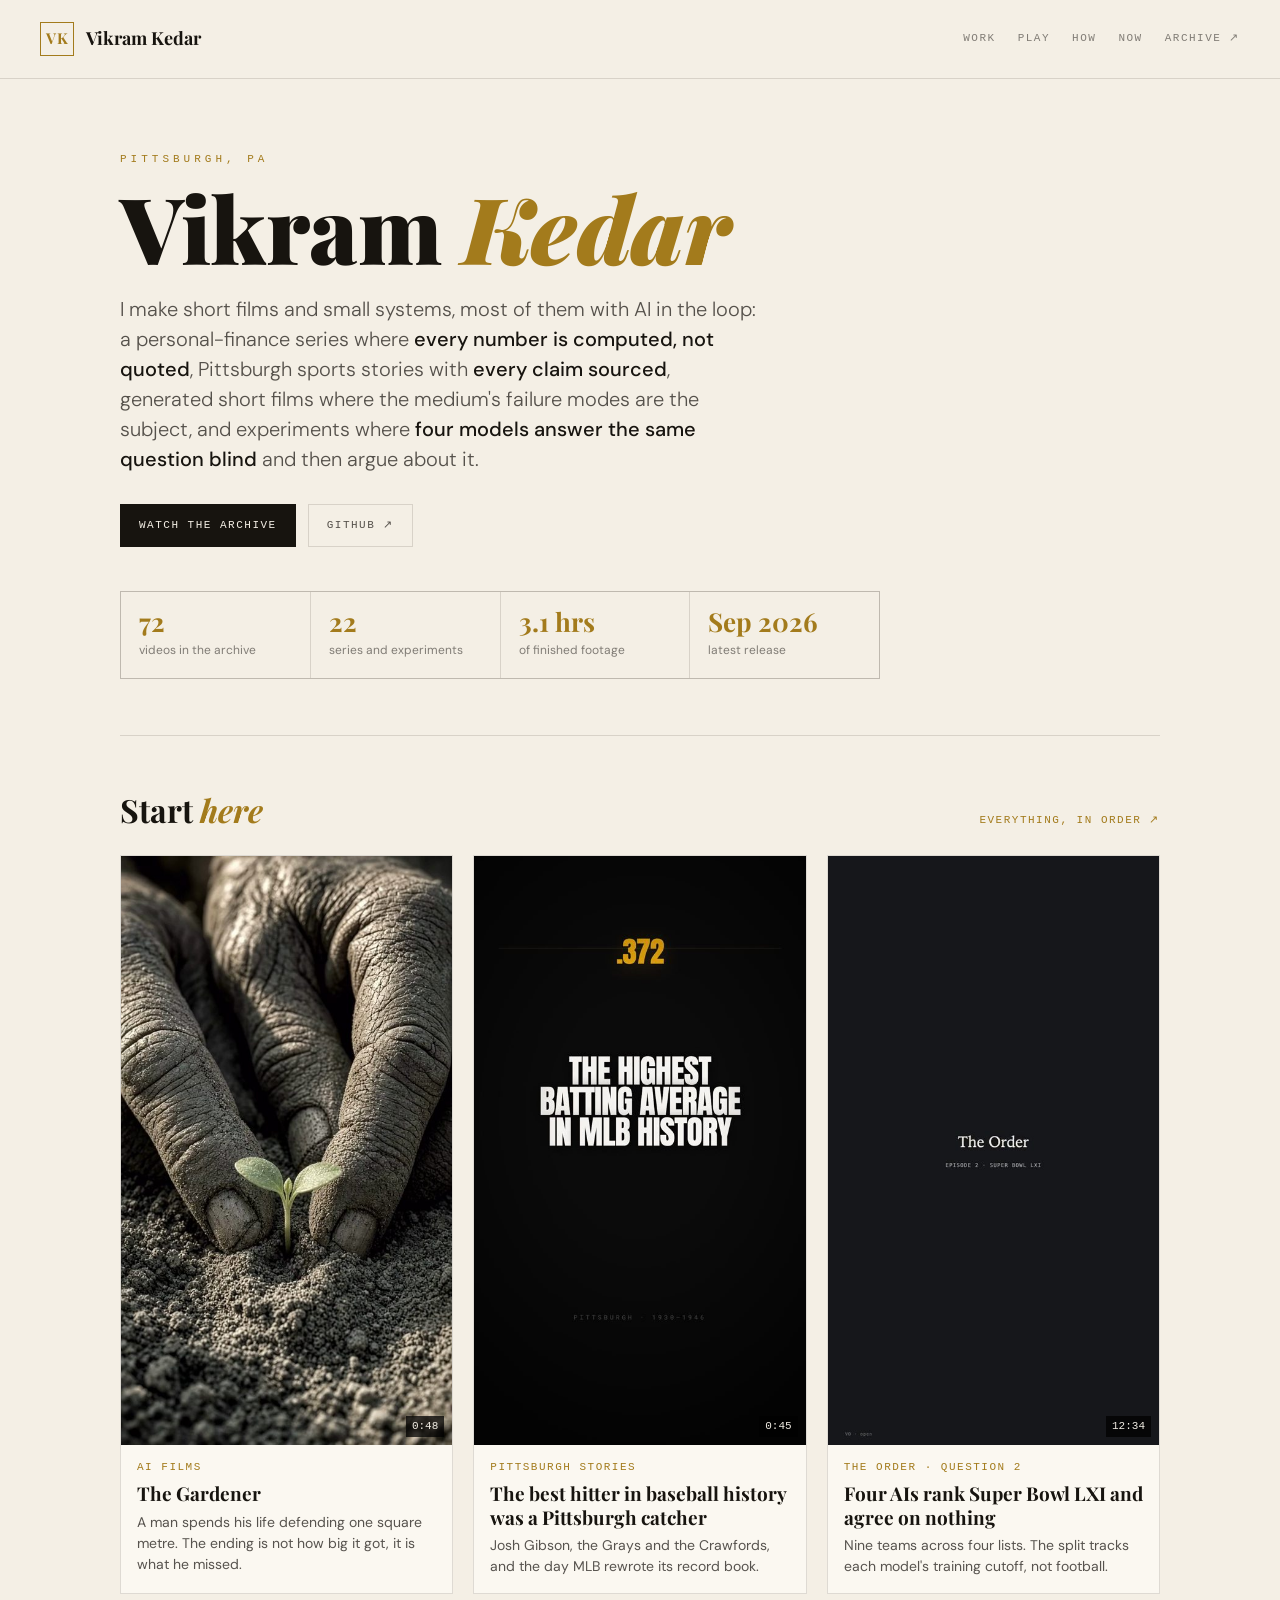
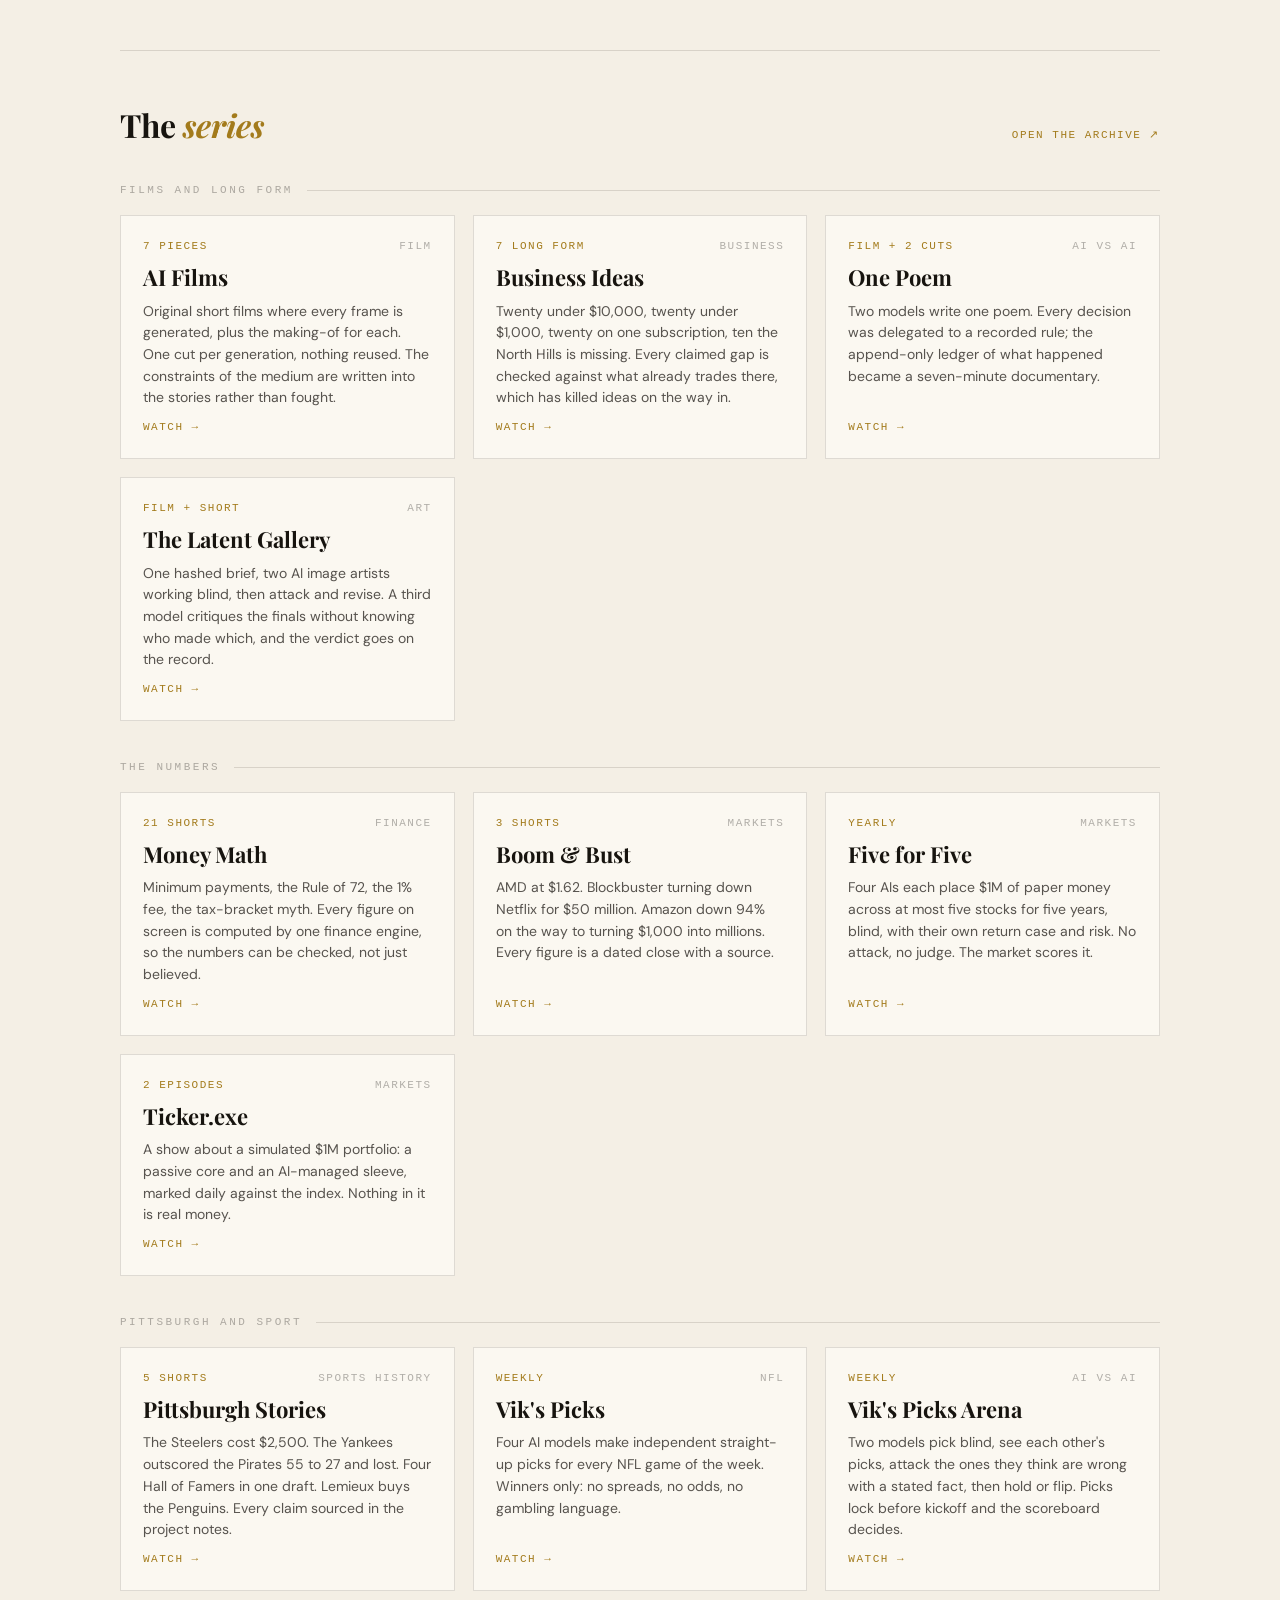
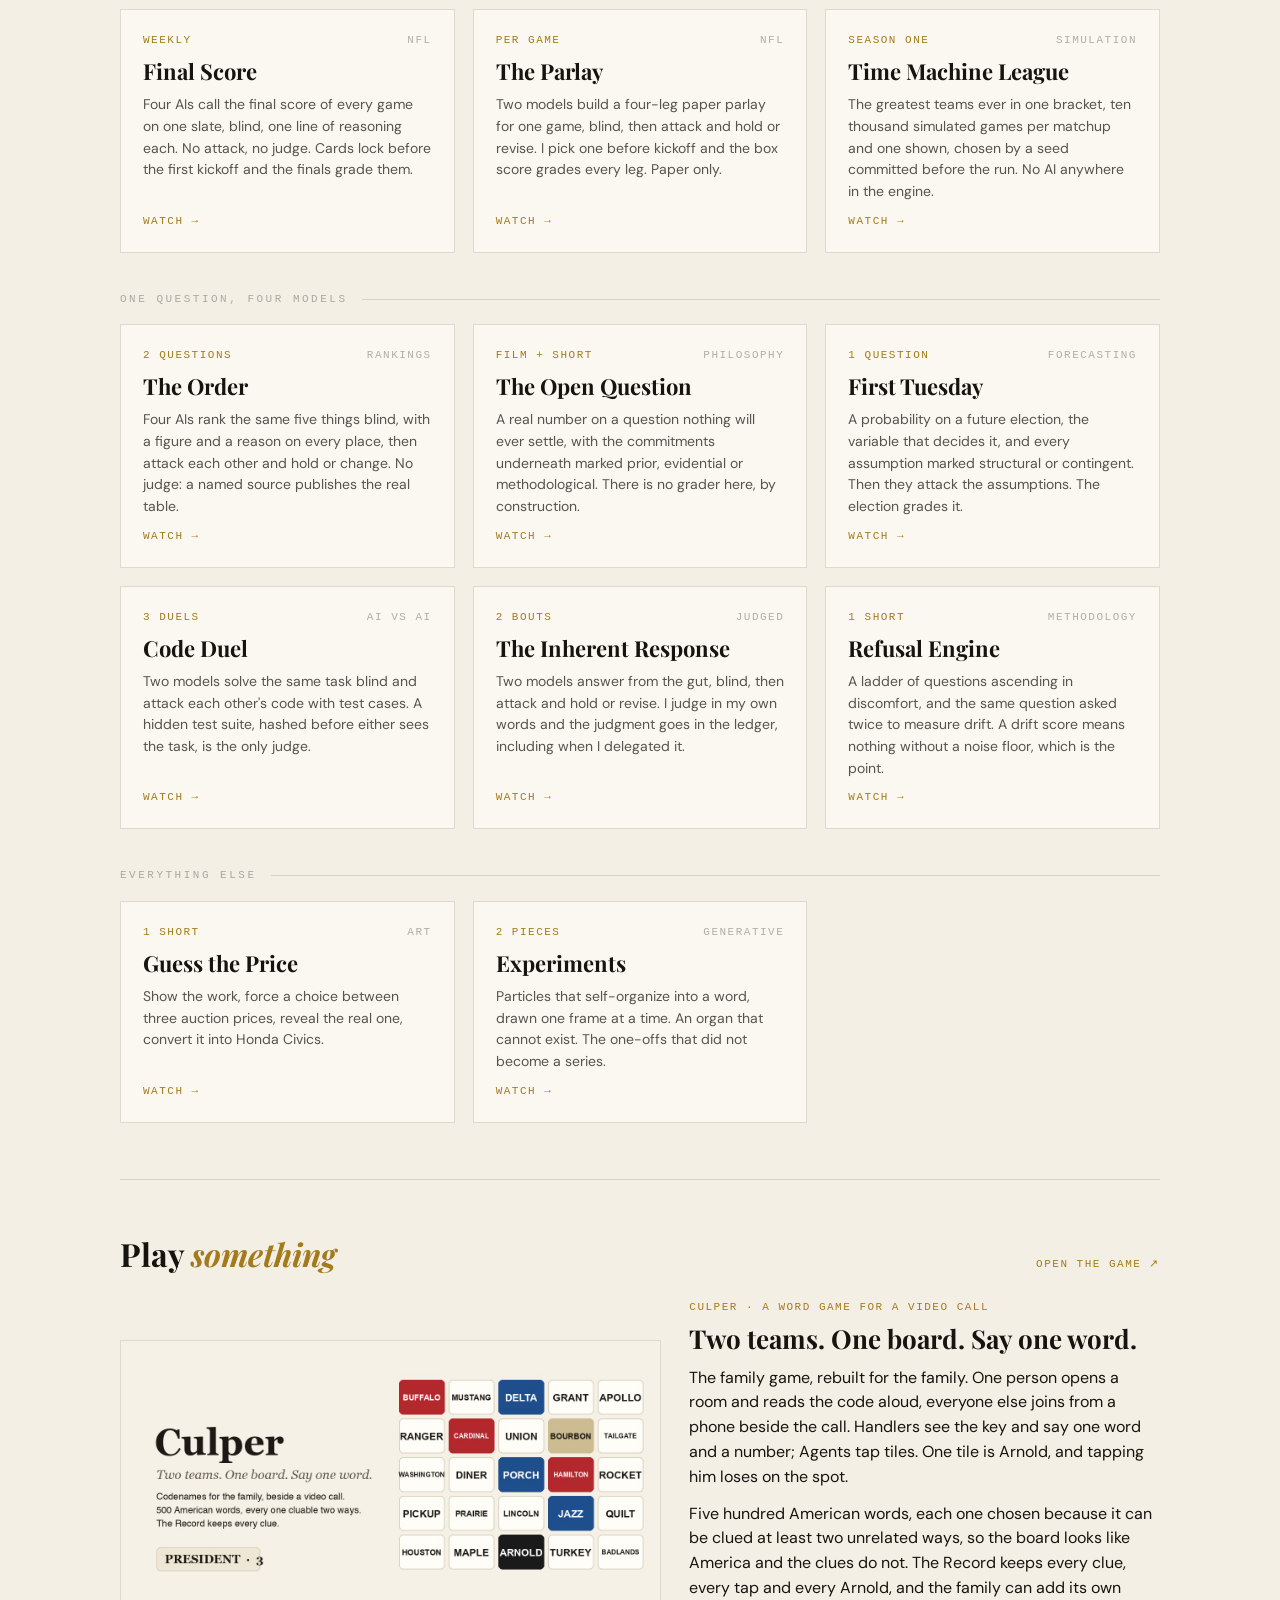
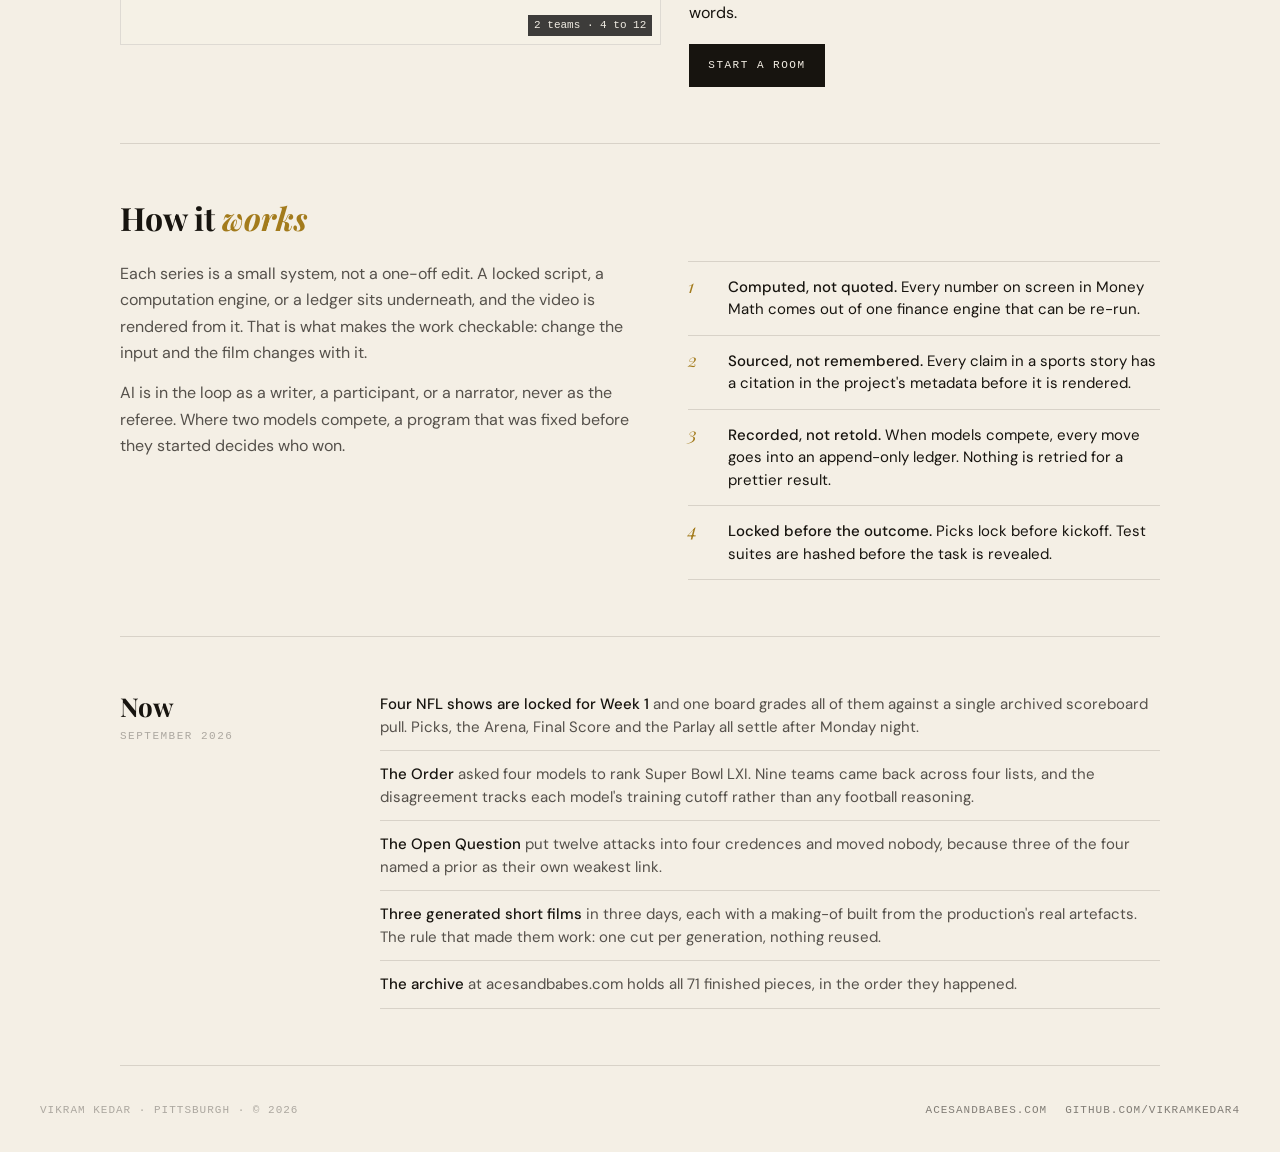
<file: index.html>
<!DOCTYPE html>
<html lang="en">
<head>
<meta charset="UTF-8"/>
<meta name="viewport" content="width=device-width, initial-scale=1.0"/>
<title>Vikram Kedar</title>
<meta name="description" content="Vikram Kedar, Pittsburgh. Short films, sports stories and small experiments, most of them made with AI in the loop."/>
<meta property="og:title" content="Vikram Kedar"/>
<meta property="og:description" content="Short films, sports stories and small experiments, most of them made with AI in the loop."/>
<meta property="og:url" content="https://vikramkedar.com/"/>
<meta property="og:image" content="https://vikramkedar.com/assets/josh-gibson-372.jpg"/>
<meta name="theme-color" content="#f4efe5" media="(prefers-color-scheme: light)"/>
<meta name="theme-color" content="#0a0a0a" media="(prefers-color-scheme: dark)"/>
<link rel="icon" href="data:image/svg+xml,%3Csvg xmlns='http://www.w3.org/2000/svg' viewBox='0 0 64 64'%3E%3Crect width='64' height='64' fill='%230a0a0a'/%3E%3Crect x='6' y='6' width='52' height='52' fill='none' stroke='%23d4af37' stroke-width='3'/%3E%3Ctext x='32' y='43' font-family='Georgia,serif' font-weight='700' font-size='28' fill='%23d4af37' text-anchor='middle'%3EVK%3C/text%3E%3C/svg%3E"/>
<link rel="preconnect" href="https://fonts.googleapis.com"/>
<link rel="preconnect" href="https://fonts.gstatic.com" crossorigin/>
<link href="https://fonts.googleapis.com/css2?family=Playfair+Display:ital,wght@0,700;0,900;1,700;1,900&family=DM+Sans:wght@300;400;500;600&display=swap" rel="stylesheet"/>
<style>
  :root {
    --paper: #f4efe5;
    --paper-2: #ebe4d6;
    --ink: #17140f;
    --ink-70: rgba(23, 20, 15, .72);
    --ink-50: rgba(23, 20, 15, .52);
    --ink-30: rgba(23, 20, 15, .32);
    --line: rgba(23, 20, 15, .13);
    --gold: #a37b1c;
    --gold-soft: rgba(163, 123, 28, .12);
    --card: #fbf8f1;
    --serif: 'Playfair Display', Georgia, 'Times New Roman', serif;
    --sans: 'DM Sans', system-ui, -apple-system, 'Segoe UI', sans-serif;
    --mono: ui-monospace, SFMono-Regular, Menlo, Consolas, monospace;
    --pad: 40px;
  }
  @media (prefers-color-scheme: dark) {
    :root {
      --paper: #0a0a0a;
      --paper-2: #121212;
      --ink: #f0ece3;
      --ink-70: rgba(240, 236, 227, .72);
      --ink-50: rgba(240, 236, 227, .52);
      --ink-30: rgba(240, 236, 227, .32);
      --line: rgba(240, 236, 227, .13);
      --gold: #d4af37;
      --gold-soft: rgba(212, 175, 55, .12);
      --card: #141414;
    }
  }
  * { margin: 0; padding: 0; box-sizing: border-box; }
  html { color-scheme: light dark; scroll-behavior: smooth; }
  body {
    background: var(--paper); color: var(--ink);
    font-family: var(--sans); line-height: 1.55; -webkit-font-smoothing: antialiased;
    min-height: 100vh; overflow-x: hidden;
  }
  a { color: inherit; text-decoration: none; }
  img { max-width: 100%; display: block; }
  .wrap { max-width: 1120px; margin: 0 auto; padding: 0 var(--pad); }
  .eyebrow { font-family: var(--mono); font-size: 11px; letter-spacing: 4px; text-transform: uppercase; color: var(--gold); }
  .mono { font-family: var(--mono); font-size: 11px; letter-spacing: 1.5px; text-transform: uppercase; }

  /* ---------- header ---------- */
  .top { display: flex; align-items: center; justify-content: space-between; gap: 16px; padding: 22px var(--pad); border-bottom: 1px solid var(--line); }
  .brand { display: flex; align-items: center; gap: 12px; }
  .monogram { width: 34px; height: 34px; border: 1px solid var(--gold); color: var(--gold); display: flex; align-items: center; justify-content: center; font-family: var(--serif); font-weight: 700; font-size: 15px; letter-spacing: .5px; flex-shrink: 0; }
  .brand-name { font-family: var(--serif); font-size: 18px; font-weight: 700; white-space: nowrap; }
  nav { display: flex; gap: 22px; flex-wrap: wrap; justify-content: flex-end; }
  nav a { font-family: var(--mono); font-size: 11px; letter-spacing: 1.5px; text-transform: uppercase; color: var(--ink-50); padding: 6px 0; border-bottom: 1px solid transparent; }
  nav a:hover { color: var(--ink); border-color: var(--gold); }

  /* ---------- hero ---------- */
  .hero { padding: 72px 0 56px; border-bottom: 1px solid var(--line); }
  .hero h1 { font-family: var(--serif); font-size: clamp(44px, 8vw, 92px); font-weight: 900; line-height: .98; letter-spacing: -.5px; margin: 14px 0 22px; }
  .hero h1 em { color: var(--gold); font-style: italic; }
  .lede { font-size: 20px; line-height: 1.5; color: var(--ink-70); max-width: 640px; font-weight: 300; }
  .lede strong { font-weight: 500; color: var(--ink); }
  .cta { display: flex; gap: 12px; flex-wrap: wrap; margin-top: 30px; }
  .btn { display: inline-flex; align-items: center; gap: 8px; padding: 12px 18px; font-family: var(--mono); font-size: 11px; letter-spacing: 1.5px; text-transform: uppercase; border: 1px solid var(--ink); background: var(--ink); color: var(--paper); transition: background .15s, color .15s, border-color .15s; }
  .btn:hover { background: var(--gold); border-color: var(--gold); color: #000; }
  .btn-ghost { background: transparent; color: var(--ink-70); border-color: var(--line); }
  .btn-ghost:hover { background: transparent; color: var(--gold); border-color: var(--gold); }
  .numbers { display: grid; grid-template-columns: repeat(4, 1fr); gap: 1px; background: var(--line); border: 1px solid var(--line); margin-top: 44px; max-width: 760px; }
  .n { background: var(--paper); padding: 16px 18px; min-width: 0; }
  .n b { display: block; font-family: var(--serif); font-size: 26px; font-weight: 700; color: var(--gold); line-height: 1.1; }
  .n span { font-size: 12px; color: var(--ink-50); }

  /* ---------- sections ---------- */
  section { padding: 56px 0; border-bottom: 1px solid var(--line); }
  .sec-head { display: flex; align-items: baseline; justify-content: space-between; gap: 16px; flex-wrap: wrap; margin-bottom: 26px; }
  .sec-head h2 { font-family: var(--serif); font-size: 32px; font-weight: 700; line-height: 1.1; }
  .sec-head h2 em { color: var(--gold); font-style: italic; }
  .sec-head a { font-family: var(--mono); font-size: 11px; letter-spacing: 1.5px; text-transform: uppercase; color: var(--gold); }
  .sec-head a:hover { text-decoration: underline; }

  /* featured */
  .featured { display: grid; grid-template-columns: repeat(3, 1fr); gap: 20px; }
  .feat { display: block; background: var(--card); border: 1px solid var(--line); overflow: hidden; transition: transform .2s, border-color .2s; }
  .feat:hover { transform: translateY(-3px); border-color: var(--gold); }
  .feat .img { position: relative; background: #000; aspect-ratio: 9 / 16; overflow: hidden; }
  .feat .img.wide { aspect-ratio: 16 / 9; }
  .feat img { width: 100%; height: 100%; object-fit: cover; }
  .feat .badge { position: absolute; right: 8px; bottom: 8px; font-family: var(--mono); font-size: 11px; background: rgba(0,0,0,.75); color: #f0ece3; padding: 2px 6px; }
  .feat .body { padding: 14px 16px 16px; }
  .feat .kicker { font-family: var(--mono); font-size: 11px; letter-spacing: 1.5px; text-transform: uppercase; color: var(--gold); }
  .play { display: grid; grid-template-columns: 1.15fr 1fr; gap: 28px; align-items: center; }
  .play .kicker { font-family: var(--mono); font-size: 11px; letter-spacing: 1.5px; text-transform: uppercase; color: var(--gold); }
  .play h3 { font-family: var(--serif); font-size: 26px; font-weight: 700; line-height: 1.15; margin: 8px 0 12px; }
  .play p { color: var(--muted, inherit); margin: 0 0 12px; line-height: 1.55; }
  .play .btn { margin-top: 6px; }
  @media (max-width: 720px) { .play { grid-template-columns: 1fr; } }
  .feat h3 { font-family: var(--serif); font-size: 19px; line-height: 1.25; margin: 6px 0 6px; font-weight: 700; }
  .feat p { font-size: 14px; color: var(--ink-70); line-height: 1.5; }
  .featured .feat:first-child { grid-row: span 1; }

  /* series */
  .series { display: grid; grid-template-columns: repeat(3, 1fr); gap: 18px; }
  .card { display: flex; flex-direction: column; gap: 10px; padding: 22px; background: var(--card); border: 1px solid var(--line); transition: border-color .2s, transform .2s; min-height: 190px; }
  .card:hover { border-color: var(--gold); transform: translateY(-2px); }
  .card .meta { display: flex; justify-content: space-between; gap: 10px; font-family: var(--mono); font-size: 11px; letter-spacing: 1.5px; text-transform: uppercase; color: var(--ink-30); }
  .card .meta b { color: var(--gold); font-weight: 500; }
  .card h3 { font-family: var(--serif); font-size: 22px; font-weight: 700; line-height: 1.15; }
  .card p { font-size: 14px; color: var(--ink-70); line-height: 1.55; flex: 1; }
  .card .go { font-family: var(--mono); font-size: 11px; letter-spacing: 1.5px; text-transform: uppercase; color: var(--gold); }
  .group { font-family: var(--mono); font-size: 11px; letter-spacing: 2.5px; text-transform: uppercase; color: var(--ink-30); display: flex; align-items: center; gap: 14px; margin: 38px 0 16px; }
  .group::after { content: ''; flex: 1; height: 1px; background: var(--line); }
  .group:first-of-type { margin-top: 0; }

  /* how */
  .how { display: grid; grid-template-columns: 1.1fr 1fr; gap: 48px; align-items: start; }
  .how p { color: var(--ink-70); font-size: 16px; line-height: 1.65; max-width: 560px; }
  .how p + p { margin-top: 14px; }
  .rules { list-style: none; display: flex; flex-direction: column; gap: 0; border-top: 1px solid var(--line); }
  .rules li { padding: 14px 0; border-bottom: 1px solid var(--line); display: grid; grid-template-columns: 28px 1fr; gap: 12px; font-size: 15px; line-height: 1.5; }
  .rules li i { font-family: var(--serif); font-style: italic; color: var(--gold); font-size: 18px; line-height: 1.2; }
  .rules li b { font-weight: 500; }

  /* now */
  .now { display: grid; grid-template-columns: 220px 1fr; gap: 40px; }
  .now .stamp { font-family: var(--serif); font-size: 26px; font-weight: 700; line-height: 1.1; }
  .now .stamp small { display: block; font-family: var(--mono); font-size: 11px; letter-spacing: 1.5px; text-transform: uppercase; color: var(--ink-30); margin-top: 8px; font-weight: 400; }
  .now ul { list-style: none; display: flex; flex-direction: column; }
  .now li { padding: 12px 0; border-bottom: 1px solid var(--line); font-size: 15px; color: var(--ink-70); line-height: 1.5; }
  .now li:first-child { padding-top: 0; }
  .now li b { color: var(--ink); font-weight: 500; }

  /* footer */
  footer { padding: 36px var(--pad); display: flex; justify-content: space-between; gap: 16px; flex-wrap: wrap; font-family: var(--mono); font-size: 11px; letter-spacing: 1px; text-transform: uppercase; color: var(--ink-30); }
  footer a { color: var(--ink-50); }
  footer a:hover { color: var(--gold); }
  footer .links { display: flex; gap: 18px; flex-wrap: wrap; }

  @media (prefers-reduced-motion: reduce) { *, *::before, *::after { transition: none !important; } html { scroll-behavior: auto; } }
  @media (max-width: 900px) {
    :root { --pad: 24px; }
    .featured, .series { grid-template-columns: repeat(2, 1fr); }
    .how { grid-template-columns: 1fr; gap: 28px; }
    .now { grid-template-columns: 1fr; gap: 18px; }
  }
  @media (max-width: 600px) {
    :root { --pad: 18px; }
    .top { padding: 16px var(--pad); }
    nav { gap: 14px; }
    nav a:first-child { display: none; }
    .hero { padding: 44px 0 40px; }
    .lede { font-size: 17px; }
    .numbers { grid-template-columns: repeat(2, 1fr); }
    .featured { grid-template-columns: 1fr 1fr; gap: 12px; }
    .feat .body { padding: 10px 12px 12px; }
    .feat h3 { font-size: 15px; }
    .feat p { display: none; }
    .series { grid-template-columns: 1fr; }
    section { padding: 40px 0; }
    footer { flex-direction: column; }
  }
</style>
</head>
<body>

<header class="top">
  <a class="brand" href="./" aria-label="Vikram Kedar, home">
    <span class="monogram">VK</span>
    <span class="brand-name">Vikram Kedar</span>
  </a>
  <nav aria-label="Sections">
    <a href="#work">Work</a>
    <a href="#play">Play</a>
    <a href="#how">How</a>
    <a href="#now">Now</a>
    <a href="https://acesandbabes.com/">Archive ↗</a>
  </nav>
</header>

<main class="wrap">
  <section class="hero">
    <div class="eyebrow">Pittsburgh, PA</div>
    <h1>Vikram <em>Kedar</em></h1>
    <p class="lede">
      I make short films and small systems, most of them with AI in the loop:
      a personal-finance series where <strong>every number is computed, not quoted</strong>,
      Pittsburgh sports stories with <strong>every claim sourced</strong>, generated short
      films where the medium's failure modes are the subject, and experiments where
      <strong>four models answer the same question blind</strong> and then argue about it.
    </p>
    <div class="cta">
      <a class="btn" href="https://acesandbabes.com/">Watch the archive</a>
      <a class="btn btn-ghost" href="https://github.com/vikramkedar4">GitHub ↗</a>
    </div>
    <div class="numbers" aria-label="At a glance">
      <div class="n"><b>72</b><span>videos in the archive</span></div>
      <div class="n"><b>22</b><span>series and experiments</span></div>
      <div class="n"><b>3.1 hrs</b><span>of finished footage</span></div>
      <div class="n"><b>Sep 2026</b><span>latest release</span></div>
    </div>
  </section>

  <section id="work">
    <div class="sec-head">
      <h2>Start <em>here</em></h2>
      <a href="https://acesandbabes.com/">Everything, in order ↗</a>
    </div>
    <div class="featured">
      <a class="feat" href="https://acesandbabes.com/#v=the-gardener">
        <div class="img"><img src="assets/the-gardener.jpg" alt="" loading="lazy"/><span class="badge">0:48</span></div>
        <div class="body">
          <div class="kicker">AI Films</div>
          <h3>The Gardener</h3>
          <p>A man spends his life defending one square metre. The ending is not how big it got, it is what he missed.</p>
        </div>
      </a>
      <a class="feat" href="https://acesandbabes.com/#v=josh-gibson-372">
        <div class="img"><img src="assets/josh-gibson-372.jpg" alt="" loading="lazy"/><span class="badge">0:45</span></div>
        <div class="body">
          <div class="kicker">Pittsburgh Stories</div>
          <h3>The best hitter in baseball history was a Pittsburgh catcher</h3>
          <p>Josh Gibson, the Grays and the Crawfords, and the day MLB rewrote its record book.</p>
        </div>
      </a>
      <a class="feat" href="https://acesandbabes.com/#v=the-order-2-super-bowl-lxi">
        <div class="img"><img src="assets/the-order-2-super-bowl-lxi.jpg" alt="" loading="lazy"/><span class="badge">12:34</span></div>
        <div class="body">
          <div class="kicker">The Order · question 2</div>
          <h3>Four AIs rank Super Bowl LXI and agree on nothing</h3>
          <p>Nine teams across four lists. The split tracks each model's training cutoff, not football.</p>
        </div>
      </a>
    </div>
  </section>

  <section id="series">
    <div class="sec-head">
      <h2>The <em>series</em></h2>
      <a href="https://acesandbabes.com/">Open the archive ↗</a>
    </div>
    <div class="group">Films and long form</div>
    <div class="series">
      <a class="card" href="https://acesandbabes.com/#p=AI%20Films">
        <div class="meta"><b>7 pieces</b><span>Film</span></div>
        <h3>AI Films</h3>
        <p>Original short films where every frame is generated, plus the making-of for each. One cut per generation, nothing reused. The constraints of the medium are written into the stories rather than fought.</p>
        <span class="go">Watch →</span>
      </a>
      <a class="card" href="https://acesandbabes.com/#p=Business%20Ideas">
        <div class="meta"><b>7 long form</b><span>Business</span></div>
        <h3>Business Ideas</h3>
        <p>Twenty under $10,000, twenty under $1,000, twenty on one subscription, ten the North Hills is missing. Every claimed gap is checked against what already trades there, which has killed ideas on the way in.</p>
        <span class="go">Watch →</span>
      </a>
      <a class="card" href="https://acesandbabes.com/#p=One%20Poem">
        <div class="meta"><b>Film + 2 cuts</b><span>AI vs AI</span></div>
        <h3>One Poem</h3>
        <p>Two models write one poem. Every decision was delegated to a recorded rule; the append-only ledger of what happened became a seven-minute documentary.</p>
        <span class="go">Watch →</span>
      </a>
      <a class="card" href="https://acesandbabes.com/#p=The%20Latent%20Gallery">
        <div class="meta"><b>Film + short</b><span>Art</span></div>
        <h3>The Latent Gallery</h3>
        <p>One hashed brief, two AI image artists working blind, then attack and revise. A third model critiques the finals without knowing who made which, and the verdict goes on the record.</p>
        <span class="go">Watch →</span>
      </a>
    </div>

    <div class="group">The numbers</div>
    <div class="series">
      <a class="card" href="https://acesandbabes.com/#p=Money%20Math">
        <div class="meta"><b>21 shorts</b><span>Finance</span></div>
        <h3>Money Math</h3>
        <p>Minimum payments, the Rule of 72, the 1% fee, the tax-bracket myth. Every figure on screen is computed by one finance engine, so the numbers can be checked, not just believed.</p>
        <span class="go">Watch →</span>
      </a>
      <a class="card" href="https://acesandbabes.com/#p=Boom%20%26%20Bust">
        <div class="meta"><b>3 shorts</b><span>Markets</span></div>
        <h3>Boom &amp; Bust</h3>
        <p>AMD at $1.62. Blockbuster turning down Netflix for $50 million. Amazon down 94% on the way to turning $1,000 into millions. Every figure is a dated close with a source.</p>
        <span class="go">Watch →</span>
      </a>
      <a class="card" href="https://acesandbabes.com/#p=Five%20for%20Five">
        <div class="meta"><b>Yearly</b><span>Markets</span></div>
        <h3>Five for Five</h3>
        <p>Four AIs each place $1M of paper money across at most five stocks for five years, blind, with their own return case and risk. No attack, no judge. The market scores it.</p>
        <span class="go">Watch →</span>
      </a>
      <a class="card" href="https://acesandbabes.com/#p=Ticker.exe">
        <div class="meta"><b>2 episodes</b><span>Markets</span></div>
        <h3>Ticker.exe</h3>
        <p>A show about a simulated $1M portfolio: a passive core and an AI-managed sleeve, marked daily against the index. Nothing in it is real money.</p>
        <span class="go">Watch →</span>
      </a>
    </div>

    <div class="group">Pittsburgh and sport</div>
    <div class="series">
      <a class="card" href="https://acesandbabes.com/#p=Pittsburgh%20Stories">
        <div class="meta"><b>5 shorts</b><span>Sports history</span></div>
        <h3>Pittsburgh Stories</h3>
        <p>The Steelers cost $2,500. The Yankees outscored the Pirates 55 to 27 and lost. Four Hall of Famers in one draft. Lemieux buys the Penguins. Every claim sourced in the project notes.</p>
        <span class="go">Watch →</span>
      </a>
      <a class="card" href="https://acesandbabes.com/#p=Vik's%20Picks">
        <div class="meta"><b>Weekly</b><span>NFL</span></div>
        <h3>Vik's Picks</h3>
        <p>Four AI models make independent straight-up picks for every NFL game of the week. Winners only: no spreads, no odds, no gambling language.</p>
        <span class="go">Watch →</span>
      </a>
      <a class="card" href="https://acesandbabes.com/#p=Vik's%20Picks%20Arena">
        <div class="meta"><b>Weekly</b><span>AI vs AI</span></div>
        <h3>Vik's Picks Arena</h3>
        <p>Two models pick blind, see each other's picks, attack the ones they think are wrong with a stated fact, then hold or flip. Picks lock before kickoff and the scoreboard decides.</p>
        <span class="go">Watch →</span>
      </a>
      <a class="card" href="https://acesandbabes.com/#p=Final%20Score">
        <div class="meta"><b>Weekly</b><span>NFL</span></div>
        <h3>Final Score</h3>
        <p>Four AIs call the final score of every game on one slate, blind, one line of reasoning each. No attack, no judge. Cards lock before the first kickoff and the finals grade them.</p>
        <span class="go">Watch →</span>
      </a>
      <a class="card" href="https://acesandbabes.com/#p=The%20Parlay">
        <div class="meta"><b>Per game</b><span>NFL</span></div>
        <h3>The Parlay</h3>
        <p>Two models build a four-leg paper parlay for one game, blind, then attack and hold or revise. I pick one before kickoff and the box score grades every leg. Paper only.</p>
        <span class="go">Watch →</span>
      </a>
      <a class="card" href="https://acesandbabes.com/#p=Time%20Machine%20League">
        <div class="meta"><b>Season one</b><span>Simulation</span></div>
        <h3>Time Machine League</h3>
        <p>The greatest teams ever in one bracket, ten thousand simulated games per matchup and one shown, chosen by a seed committed before the run. No AI anywhere in the engine.</p>
        <span class="go">Watch →</span>
      </a>
    </div>

    <div class="group">One question, four models</div>
    <div class="series">
      <a class="card" href="https://acesandbabes.com/#p=The%20Order">
        <div class="meta"><b>2 questions</b><span>Rankings</span></div>
        <h3>The Order</h3>
        <p>Four AIs rank the same five things blind, with a figure and a reason on every place, then attack each other and hold or change. No judge: a named source publishes the real table.</p>
        <span class="go">Watch →</span>
      </a>
      <a class="card" href="https://acesandbabes.com/#p=The%20Open%20Question">
        <div class="meta"><b>Film + short</b><span>Philosophy</span></div>
        <h3>The Open Question</h3>
        <p>A real number on a question nothing will ever settle, with the commitments underneath marked prior, evidential or methodological. There is no grader here, by construction.</p>
        <span class="go">Watch →</span>
      </a>
      <a class="card" href="https://acesandbabes.com/#p=First%20Tuesday">
        <div class="meta"><b>1 question</b><span>Forecasting</span></div>
        <h3>First Tuesday</h3>
        <p>A probability on a future election, the variable that decides it, and every assumption marked structural or contingent. Then they attack the assumptions. The election grades it.</p>
        <span class="go">Watch →</span>
      </a>
      <a class="card" href="https://acesandbabes.com/#p=Code%20Duel">
        <div class="meta"><b>3 duels</b><span>AI vs AI</span></div>
        <h3>Code Duel</h3>
        <p>Two models solve the same task blind and attack each other's code with test cases. A hidden test suite, hashed before either sees the task, is the only judge.</p>
        <span class="go">Watch →</span>
      </a>
      <a class="card" href="https://acesandbabes.com/#p=The%20Inherent%20Response">
        <div class="meta"><b>2 bouts</b><span>Judged</span></div>
        <h3>The Inherent Response</h3>
        <p>Two models answer from the gut, blind, then attack and hold or revise. I judge in my own words and the judgment goes in the ledger, including when I delegated it.</p>
        <span class="go">Watch →</span>
      </a>
      <a class="card" href="https://acesandbabes.com/#p=Refusal%20Engine">
        <div class="meta"><b>1 short</b><span>Methodology</span></div>
        <h3>Refusal Engine</h3>
        <p>A ladder of questions ascending in discomfort, and the same question asked twice to measure drift. A drift score means nothing without a noise floor, which is the point.</p>
        <span class="go">Watch →</span>
      </a>
    </div>

    <div class="group">Everything else</div>
    <div class="series">
      <a class="card" href="https://acesandbabes.com/#p=Guess%20the%20Price">
        <div class="meta"><b>1 short</b><span>Art</span></div>
        <h3>Guess the Price</h3>
        <p>Show the work, force a choice between three auction prices, reveal the real one, convert it into Honda Civics.</p>
        <span class="go">Watch →</span>
      </a>
      <a class="card" href="https://acesandbabes.com/#p=Experiments">
        <div class="meta"><b>2 pieces</b><span>Generative</span></div>
        <h3>Experiments</h3>
        <p>Particles that self-organize into a word, drawn one frame at a time. An organ that cannot exist. The one-offs that did not become a series.</p>
        <span class="go">Watch →</span>
      </a>
    </div>
  </section>

  <section id="play">
    <div class="sec-head">
      <h2>Play <em>something</em></h2>
      <a href="play/">Open the game ↗</a>
    </div>
    <div class="play">
      <a class="feat" href="play/">
        <div class="img wide"><img src="assets/culper.jpg" alt="A five by five word board with red, blue and tan tiles revealed" loading="lazy"/><span class="badge">2 teams · 4 to 12</span></div>
      </a>
      <div class="play-text">
        <div class="kicker">Culper · a word game for a video call</div>
        <h3>Two teams. One board. Say one word.</h3>
        <p>The family game, rebuilt for the family. One person opens a room and reads the code aloud, everyone else joins from a phone beside the call. Handlers see the key and say one word and a number; Agents tap tiles. One tile is Arnold, and tapping him loses on the spot.</p>
        <p>Five hundred American words, each one chosen because it can be clued at least two unrelated ways, so the board looks like America and the clues do not. The Record keeps every clue, every tap and every Arnold, and the family can add its own words.</p>
        <a class="btn" href="play/">Start a room</a>
      </div>
    </div>
  </section>

  <section id="how">
    <div class="sec-head"><h2>How it <em>works</em></h2></div>
    <div class="how">
      <div>
        <p>Each series is a small system, not a one-off edit. A locked script, a computation engine, or a ledger sits underneath, and the video is rendered from it. That is what makes the work checkable: change the input and the film changes with it.</p>
        <p>AI is in the loop as a writer, a participant, or a narrator, never as the referee. Where two models compete, a program that was fixed before they started decides who won.</p>
      </div>
      <ul class="rules">
        <li><i>1</i><span><b>Computed, not quoted.</b> Every number on screen in Money Math comes out of one finance engine that can be re-run.</span></li>
        <li><i>2</i><span><b>Sourced, not remembered.</b> Every claim in a sports story has a citation in the project's metadata before it is rendered.</span></li>
        <li><i>3</i><span><b>Recorded, not retold.</b> When models compete, every move goes into an append-only ledger. Nothing is retried for a prettier result.</span></li>
        <li><i>4</i><span><b>Locked before the outcome.</b> Picks lock before kickoff. Test suites are hashed before the task is revealed.</span></li>
      </ul>
    </div>
  </section>

  <section id="now">
    <div class="now">
      <div class="stamp">Now<small>September 2026</small></div>
      <ul>
        <li><b>Four NFL shows are locked for Week 1</b> and one board grades all of them against a single archived scoreboard pull. Picks, the Arena, Final Score and the Parlay all settle after Monday night.</li>
        <li><b>The Order</b> asked four models to rank Super Bowl LXI. Nine teams came back across four lists, and the disagreement tracks each model's training cutoff rather than any football reasoning.</li>
        <li><b>The Open Question</b> put twelve attacks into four credences and moved nobody, because three of the four named a prior as their own weakest link.</li>
        <li><b>Three generated short films</b> in three days, each with a making-of built from the production's real artefacts. The rule that made them work: one cut per generation, nothing reused.</li>
        <li><b>The archive</b> at acesandbabes.com holds all 71 finished pieces, in the order they happened.</li>
      </ul>
    </div>
  </section>
</main>

<footer>
  <span>Vikram Kedar · Pittsburgh · © <span id="year">2026</span></span>
  <span class="links">
    <a href="https://acesandbabes.com/">acesandbabes.com</a>
    <a href="https://github.com/vikramkedar4">github.com/vikramkedar4</a>
  </span>
</footer>
<script>document.getElementById('year').textContent = String(new Date().getFullYear());</script>
</body>
</html>
</file>
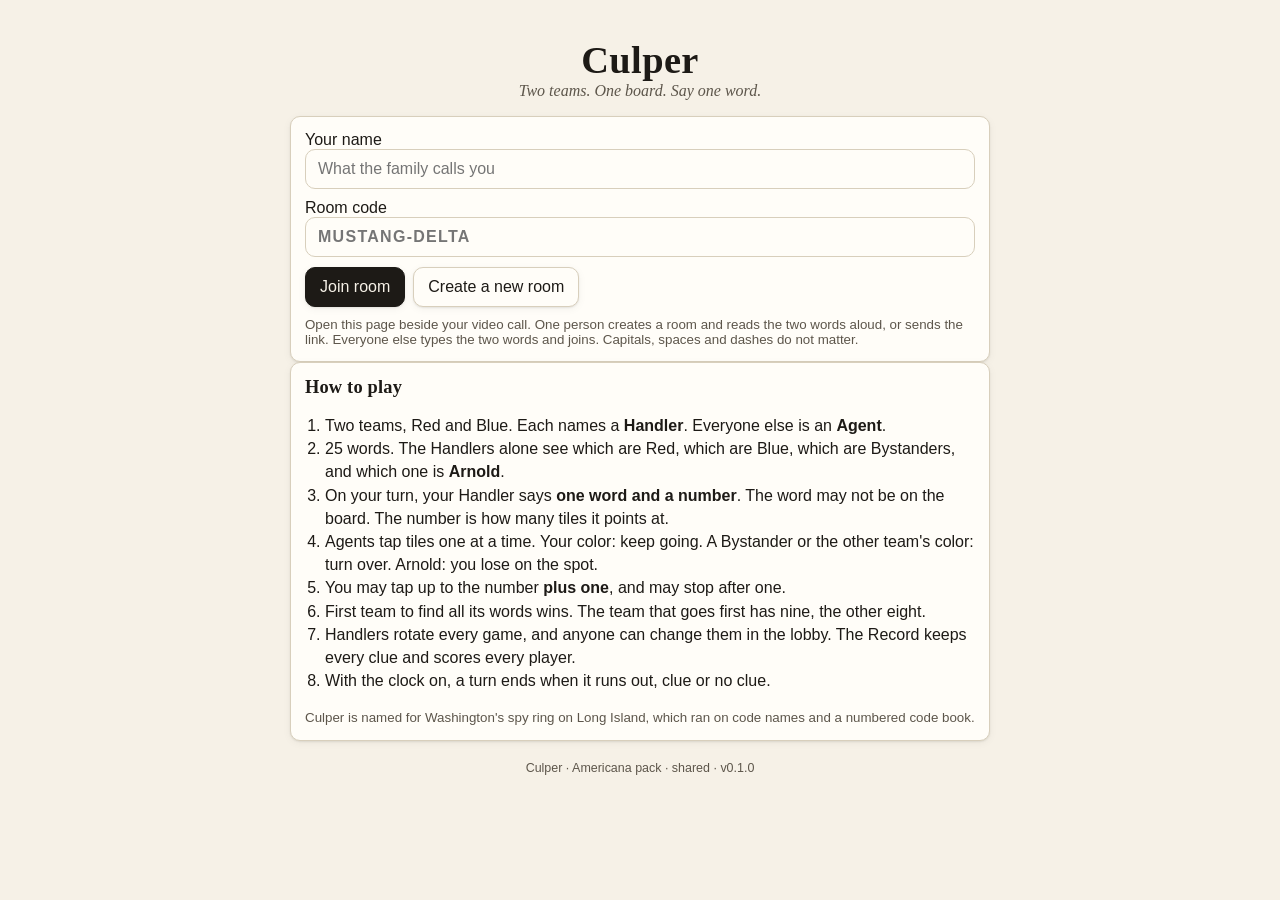
<file: play/index.html>
<!doctype html>
<html lang="en">
<head>
  <meta charset="utf-8">
  <meta name="viewport" content="width=device-width, initial-scale=1, viewport-fit=cover">
  <title>Culper</title>
  <meta name="description" content="A word game for two teams on one board. Play it beside a video call.">
  <link rel="stylesheet" href="styles.css">
  <link rel="icon" href="data:image/svg+xml,%3Csvg xmlns='http://www.w3.org/2000/svg' viewBox='0 0 100 100'%3E%3Crect width='100' height='100' rx='18' fill='%231f4e8c'/%3E%3Crect x='14' y='14' width='33' height='33' rx='6' fill='%23f6f1e7'/%3E%3Crect x='53' y='14' width='33' height='33' rx='6' fill='%23b3282d'/%3E%3Crect x='14' y='53' width='33' height='33' rx='6' fill='%23b3282d'/%3E%3Crect x='53' y='53' width='33' height='33' rx='6' fill='%23f6f1e7'/%3E%3C/svg%3E">
</head>
<body>
  <noscript>Culper needs JavaScript.</noscript>
  <div id="app" aria-live="polite"></div>
  <script type="module" src="app.js"></script>
</body>
</html>
</file>
<file: play/styles.css>
/* Culper — one stylesheet. Phone first: the board sits beside a video call. */
:root {
  --bg: #f6f1e7;
  --bg-2: #efe7d6;
  --ink: #1d1a16;
  --ink-2: #5d564b;
  --line: #d8cfbc;
  --red: #b3282d;
  --red-2: #f3d9da;
  --blue: #1f4e8c;
  --blue-2: #d8e3f3;
  --bystander: #cdbb92;
  --bystander-2: #efe6cf;
  --mole: #1a1a1a;
  --tile: #fffdf8;
  --ok: #2e7d4f;
  --radius: 10px;
  --shadow: 0 1px 2px rgba(0,0,0,.08), 0 2px 8px rgba(0,0,0,.05);
  --serif: Georgia, 'Times New Roman', serif;
  --sans: -apple-system, BlinkMacSystemFont, 'Segoe UI', Roboto, Helvetica, Arial, sans-serif;
}
* { box-sizing: border-box; }
html, body { margin: 0; background: var(--bg); color: var(--ink); font-family: var(--sans); font-size: 16px; -webkit-text-size-adjust: 100%; }
body { min-height: 100dvh; }
#app { max-width: 720px; margin: 0 auto; padding: 10px 10px calc(16px + env(safe-area-inset-bottom)); }
h1, h2, h3 { font-family: var(--serif); font-weight: 600; margin: 0; letter-spacing: .01em; }
h1 { font-size: 1.6rem; }
h2 { font-size: 1.15rem; }
p { margin: .4em 0; line-height: 1.4; }
small, .muted { color: var(--ink-2); }
a { color: var(--blue); }
button, input, select { font: inherit; }
button { cursor: pointer; border: 1px solid var(--line); background: var(--tile); color: var(--ink); border-radius: var(--radius); padding: 10px 14px; box-shadow: var(--shadow); }
button:disabled { opacity: .45; cursor: not-allowed; box-shadow: none; }
button.primary { background: var(--ink); color: var(--bg); border-color: var(--ink); }
button.red { background: var(--red); color: #fff; border-color: var(--red); }
button.blue { background: var(--blue); color: #fff; border-color: var(--blue); }
button.ghost { background: transparent; box-shadow: none; }
button.small { padding: 6px 10px; font-size: .9rem; }
input[type=text], select { border: 1px solid var(--line); border-radius: var(--radius); padding: 10px 12px; background: var(--tile); color: var(--ink); width: 100%; }
input[type=text]:focus, select:focus { outline: 2px solid var(--blue); outline-offset: 1px; }
.row { display: flex; gap: 8px; align-items: center; flex-wrap: wrap; }
.row.between { justify-content: space-between; }
.stack { display: flex; flex-direction: column; gap: 10px; }
.card { background: var(--tile); border: 1px solid var(--line); border-radius: var(--radius); padding: 14px; box-shadow: var(--shadow); }
.err { color: var(--red); font-weight: 600; }
.badge { display: inline-block; padding: 2px 8px; border-radius: 999px; font-size: .8rem; font-weight: 600; background: var(--bg-2); }
.badge.red { background: var(--red-2); color: var(--red); }
.badge.blue { background: var(--blue-2); color: var(--blue); }
.badge.handler { background: var(--ink); color: var(--bg); }

/* ---------------------------------------------------------------- home */
.hero { text-align: center; padding: 28px 0 16px; }
.hero h1 { font-size: 2.4rem; }
.hero .sub { color: var(--ink-2); font-family: var(--serif); font-style: italic; }
.code-input { text-transform: uppercase; letter-spacing: .08em; font-weight: 600; }

/* --------------------------------------------------------------- lobby */
.teams { display: grid; grid-template-columns: 1fr 1fr; gap: 10px; }
.team { border-radius: var(--radius); padding: 10px; border: 2px solid var(--line); background: var(--tile); }
.team.red { border-color: var(--red); }
.team.blue { border-color: var(--blue); }
.team h3 { font-family: var(--sans); font-size: .95rem; text-transform: uppercase; letter-spacing: .06em; }
.team.red h3 { color: var(--red); }
.team.blue h3 { color: var(--blue); }
.team ul { list-style: none; margin: 8px 0 0; padding: 0; display: flex; flex-direction: column; gap: 4px; }
.team li { display: flex; justify-content: space-between; align-items: center; gap: 6px; font-size: .95rem; }
.team li.me { font-weight: 700; }
.unassigned { color: var(--ink-2); font-size: .9rem; }

/* ---------------------------------------------------------------- game */
.topbar { display: grid; grid-template-columns: 1fr auto 1fr; align-items: center; gap: 8px; padding: 6px 2px; }
.score { font-family: var(--serif); font-size: 1.7rem; font-weight: 700; line-height: 1; }
.score.red { color: var(--red); text-align: left; }
.score.blue { color: var(--blue); text-align: right; }
.turn { text-align: center; font-size: .85rem; text-transform: uppercase; letter-spacing: .08em; font-weight: 700; }
.turn.red { color: var(--red); }
.turn.blue { color: var(--blue); }
.timer { font-variant-numeric: tabular-nums; font-size: .85rem; color: var(--ink-2); text-align: center; }
.timer.low { color: var(--red); font-weight: 700; }

.cluebar { display: flex; align-items: center; justify-content: center; gap: 12px; min-height: 48px; padding: 6px 10px; margin: 4px 0 8px; border-radius: var(--radius); background: var(--bg-2); border: 1px solid var(--line); }
.cluebar .clue { font-family: var(--serif); font-size: 1.5rem; font-weight: 700; text-transform: uppercase; letter-spacing: .03em; }
.cluebar .num { font-size: 1.4rem; font-weight: 700; padding: 0 10px; border-left: 2px solid var(--line); }
.cluebar .left { font-size: .8rem; color: var(--ink-2); }
.cluebar.waiting { font-style: italic; color: var(--ink-2); font-family: var(--serif); }

.board { display: grid; grid-template-columns: repeat(5, minmax(0, 1fr)); gap: 6px; }
.tile { position: relative; min-width: 0; overflow: hidden; display: flex; align-items: center; justify-content: center; text-align: center; aspect-ratio: 5 / 3.6; padding: 4px; border-radius: 8px; background: var(--tile); border: 2px solid var(--line); box-shadow: var(--shadow); font-weight: 700; font-size: clamp(.62rem, 2.9vw, 1.05rem); line-height: 1.1; text-transform: uppercase; letter-spacing: .01em; word-break: normal; overflow-wrap: normal; hyphens: manual; user-select: none; transition: transform .08s ease; }
/* long single words shrink instead of splitting; classes set by app.js from the longest unbroken run */
.tile.long { font-size: clamp(.5rem, 2.25vw, .95rem); letter-spacing: 0; padding: 3px 2px; }
.tile.xlong { font-size: clamp(.4rem, 1.8vw, .85rem); letter-spacing: -.01em; padding: 3px 1px; }
.tile.tappable { cursor: pointer; }
.tile.tappable:active { transform: scale(.96); }
.tile.revealed { color: #fff; border-color: transparent; box-shadow: none; }
.tile.revealed.red { background: var(--red); }
.tile.revealed.blue { background: var(--blue); }
.tile.revealed.bystander { background: var(--bystander); color: var(--ink); }
.tile.revealed.mole { background: var(--mole); color: #fff; }
.tile.revealed .word { opacity: .92; }
/* key view: what the handler sees on unrevealed tiles */
.tile.key-red { border-color: var(--red); background: var(--red-2); }
.tile.key-blue { border-color: var(--blue); background: var(--blue-2); }
.tile.key-bystander { border-color: var(--bystander); background: var(--bystander-2); }
.tile.key-mole { border-color: var(--mole); background: #2a2a2a; color: #fff; }
.tile.key-mole::after { content: '✕'; position: absolute; top: 2px; right: 6px; font-size: .75rem; opacity: .8; }
.keybanner { text-align: center; font-size: .78rem; text-transform: uppercase; letter-spacing: .12em; font-weight: 700; color: var(--bg); background: var(--ink); border-radius: 6px; padding: 4px; margin-bottom: 6px; }

.controls { margin-top: 10px; display: flex; flex-direction: column; gap: 8px; }
.clueform { display: grid; grid-template-columns: 1fr 88px auto; gap: 8px; }
.clueform select { padding: 10px 8px; }
.status { text-align: center; color: var(--ink-2); font-size: .95rem; }
.status b { color: var(--ink); }

.over { text-align: center; padding: 14px; border-radius: var(--radius); margin-bottom: 8px; color: #fff; }
.over.red { background: var(--red); }
.over.blue { background: var(--blue); }
.over.none { background: var(--ink-2); }
.over h2 { color: #fff; font-size: 1.5rem; }
.over .next { margin-top: 10px; font-size: .95rem; opacity: .95; }
.over .next button { margin-left: 6px; color: #fff; border-color: rgba(255,255,255,.5); }
.timer { font-size: 1.1rem; font-weight: 700; }
.timer.low { animation: pulse 1s infinite; }
@keyframes pulse { 50% { opacity: .35; } }

/* --------------------------------------------------------------- panels */
.tabs { display: flex; gap: 6px; margin: 14px 0 6px; flex-wrap: wrap; }
.tabs button { padding: 6px 10px; font-size: .88rem; }
.tabs button.on { background: var(--ink); color: var(--bg); border-color: var(--ink); }
.log { list-style: none; padding: 0; margin: 0; display: flex; flex-direction: column; gap: 6px; }
.log li { padding: 8px 10px; border-radius: 8px; background: var(--tile); border: 1px solid var(--line); font-size: .92rem; }
.log li .who { font-weight: 700; }
.log .taps { display: flex; gap: 4px; flex-wrap: wrap; margin-top: 4px; }
.chip { display: inline-block; padding: 1px 7px; border-radius: 6px; font-size: .78rem; font-weight: 700; color: #fff; text-transform: uppercase; }
.chip.red { background: var(--red); } .chip.blue { background: var(--blue); } .chip.bystander { background: var(--bystander); color: var(--ink); } .chip.mole { background: var(--mole); }
.stats { display: grid; grid-template-columns: 1fr 1fr; gap: 8px; }
.stat { background: var(--tile); border: 1px solid var(--line); border-radius: 8px; padding: 8px 10px; }
.stat .k { font-size: .75rem; text-transform: uppercase; letter-spacing: .06em; color: var(--ink-2); }
.stat .v { font-family: var(--serif); font-size: 1.15rem; font-weight: 700; }
.words { display: flex; flex-wrap: wrap; gap: 6px; }
.words .w { padding: 3px 9px; border-radius: 999px; background: var(--bg-2); border: 1px solid var(--line); font-size: .85rem; }
.help ol { padding-left: 20px; line-height: 1.45; }
footer { margin-top: 20px; text-align: center; font-size: .78rem; color: var(--ink-2); }
@media (min-width: 560px) { .tile { font-size: 1rem; } }
</file>
